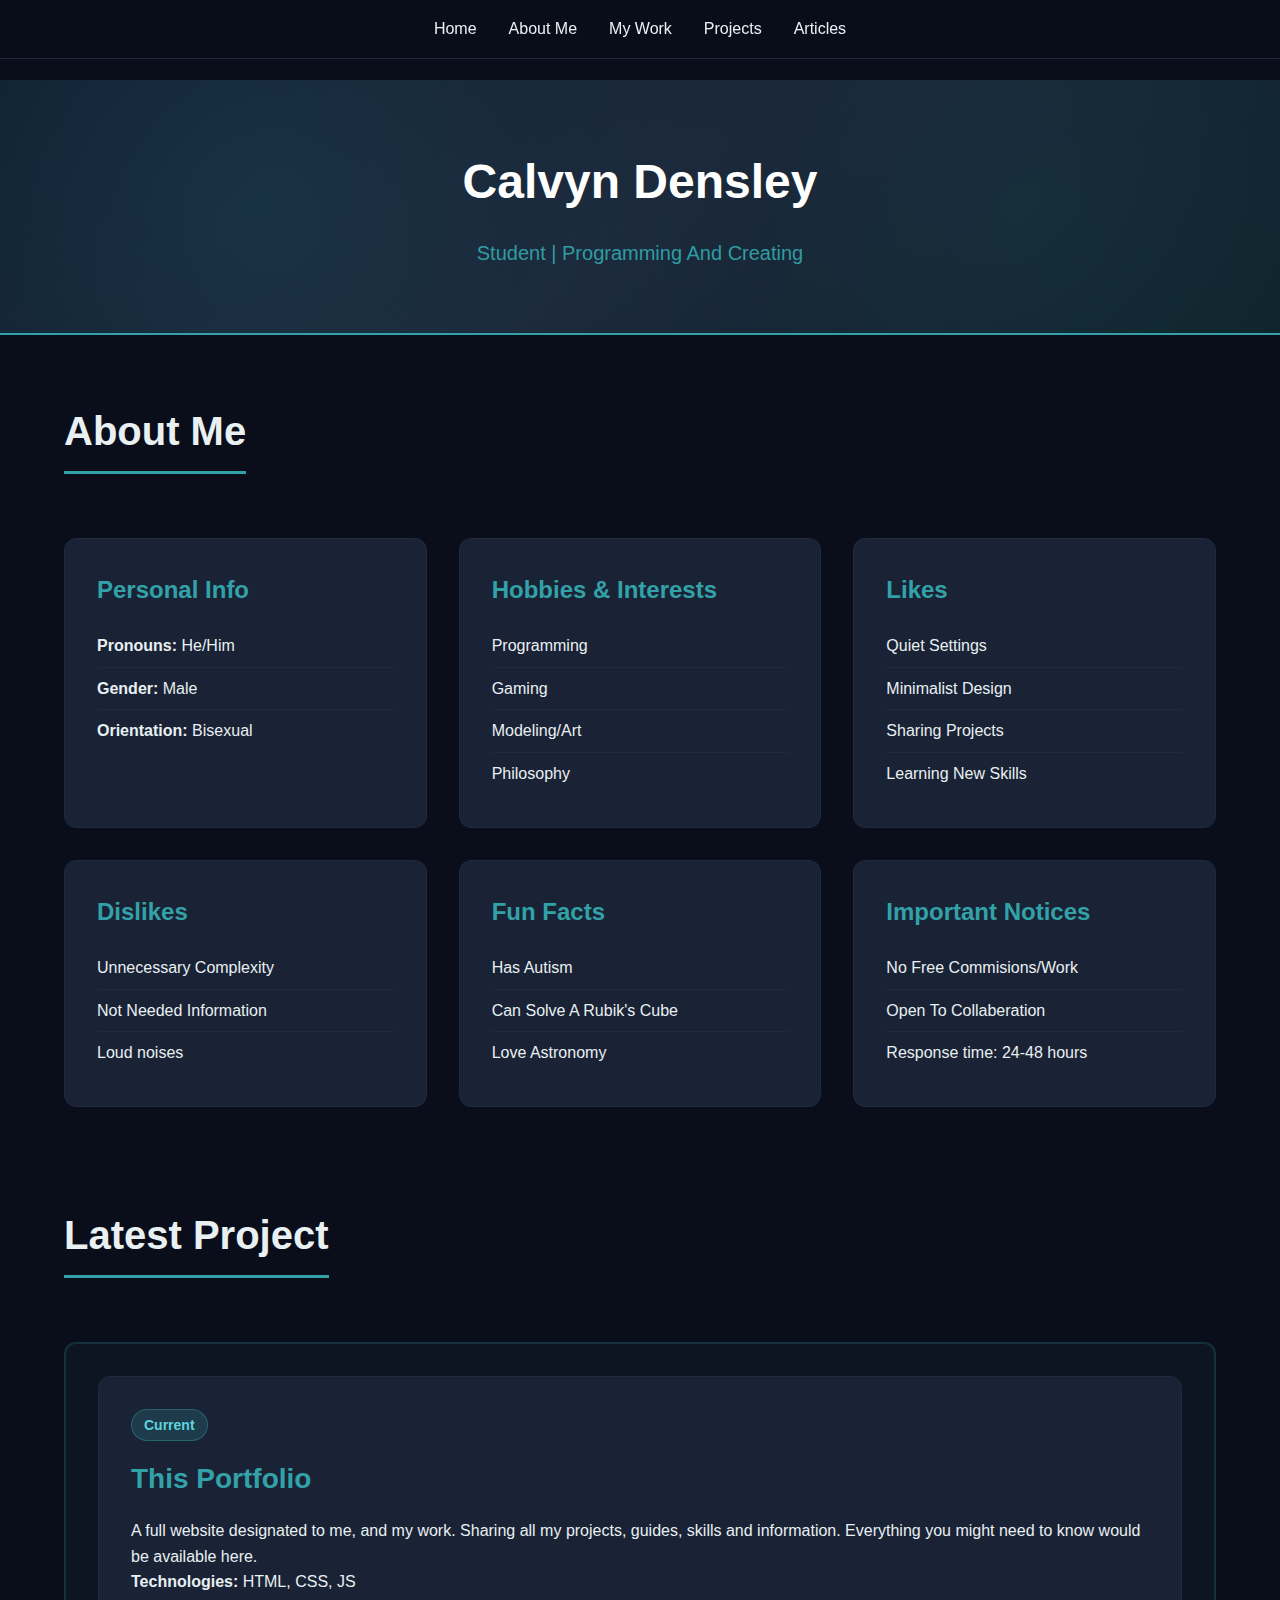
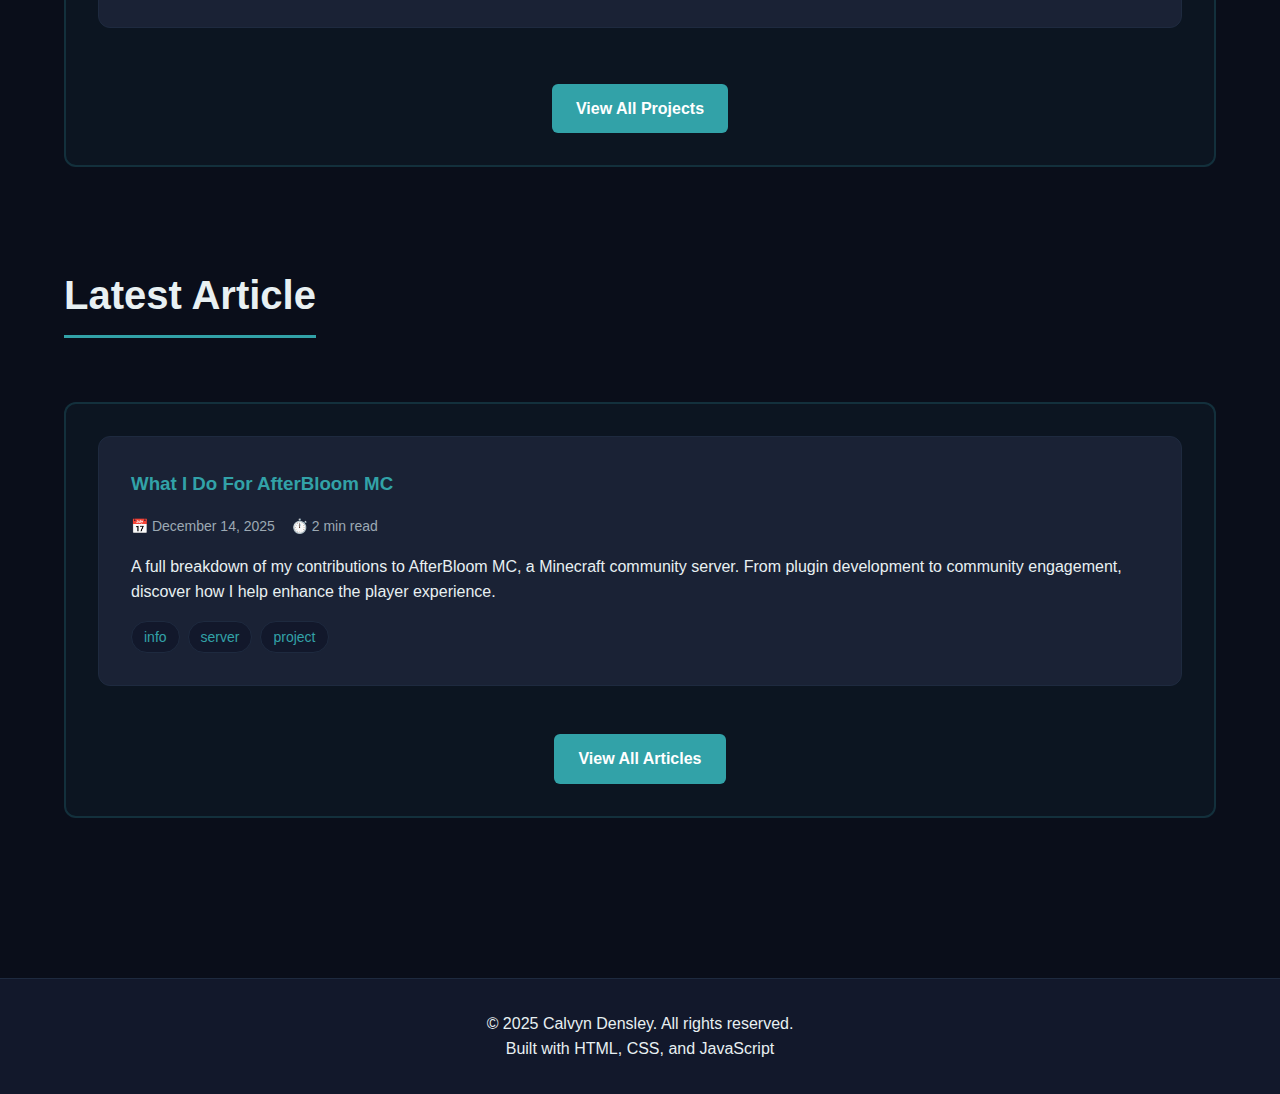
<file: index.html>
<!DOCTYPE html>
<html lang="en">
<head>
    <meta charset="UTF-8">
    <meta name="viewport" content="width=device-width, initial-scale=1.0">
    <title>Calvyn - Portfolio</title>
    <link rel="icon" type="image/x-icon" href="favicon.ico">
    <link rel="stylesheet" href="styles.css">
</head>
<body>
    <!-- Navigation -->
    <nav>
        <ul>
            <li><a href="index.html">Home</a></li>
            <li><a href="#about">About Me</a></li>
            <li><a href="work.html">My Work</a></li>
            <li><a href="projects.html">Projects</a></li>
            <li><a href="articles.html">Articles</a></li>
        </ul>
    </nav>

    <!-- Hero Section -->
    <div class="hero" id="home">
        <h1>Calvyn Densley</h1>
        <p>Student | Programming And Creating</p>
    </div>

    <div class="container">
        <!-- About Me Section -->
        <section id="about">
            <h2>About Me</h2>
            <div class="info-grid">
                <div class="info-card">
                    <h3>Personal Info</h3>
                    <ul>
                        <li><strong>Pronouns:</strong> He/Him</li>
                        <li><strong>Gender:</strong> Male</li>
                        <li><strong>Orientation:</strong> Bisexual</li>
                    </ul>
                </div>
                <div class="info-card">
                    <h3>Hobbies & Interests</h3>
                    <ul>
                        <li>Programming</li>
                        <li>Gaming</li>
                        <li>Modeling/Art</li>
                        <li>Philosophy</li>
                    </ul>
                </div>
                <div class="info-card">
                    <h3>Likes</h3>
                    <ul>
                        <li>Quiet Settings</li>
                        <li>Minimalist Design</li>
                        <li>Sharing Projects</li>
                        <li>Learning New Skills</li>
                    </ul>
                </div>
                <div class="info-card">
                    <h3>Dislikes</h3>
                    <ul>
                        <li>Unnecessary Complexity</li>
                        <li>Not Needed Information</li>
                        <li>Loud noises</li>
                    </ul>
                </div>
                <div class="info-card">
                    <h3>Fun Facts</h3>
                    <ul>
                        <li>Has Autism</li>
                        <li>Can Solve A Rubik's Cube</li>
                        <li>Love Astronomy</li>
                    </ul>
                </div>
                <div class="info-card">
                    <h3>Important Notices</h3>
                    <ul>
                        <li>No Free Commisions/Work</li>
                        <li>Open To Collaberation</li>
                        <li>Response time: 24-48 hours</li>
                    </ul>
                </div>
            </div>
        </section>

        <!-- Latest Project -->
        <section id="latest-project">
            <h2>Latest Project</h2>
            <div class="featured-section">
                <div class="project-card">
                    <span class="project-status status-current">Current</span>
                    <h3>This Portfolio</h3>
                    <p>A full website designated to me, and my work. Sharing all my projects, guides, skills and information. Everything you might need to know would be available here.</p>
                    <p><strong>Technologies:</strong> HTML, CSS, JS</p>
                </div>
                <a href="projects.html" class="article-btn">View All Projects</a>
            </div>
        </section>

        <!-- Latest Article -->
        <section id="latest-article">
            <h2>Latest Article</h2>
            <div class="featured-section">
                <!-- Latest article will be loaded from articles.json -->
            </div>
        </section>
    </div>

    <!-- Footer -->
    <footer>
        <p>&copy; 2025 Calvyn Densley. All rights reserved.</p>
        <p>Built with HTML, CSS, and JavaScript</p>
    </footer>

    <script src="script.js"></script>
</body>
</html>
</file>
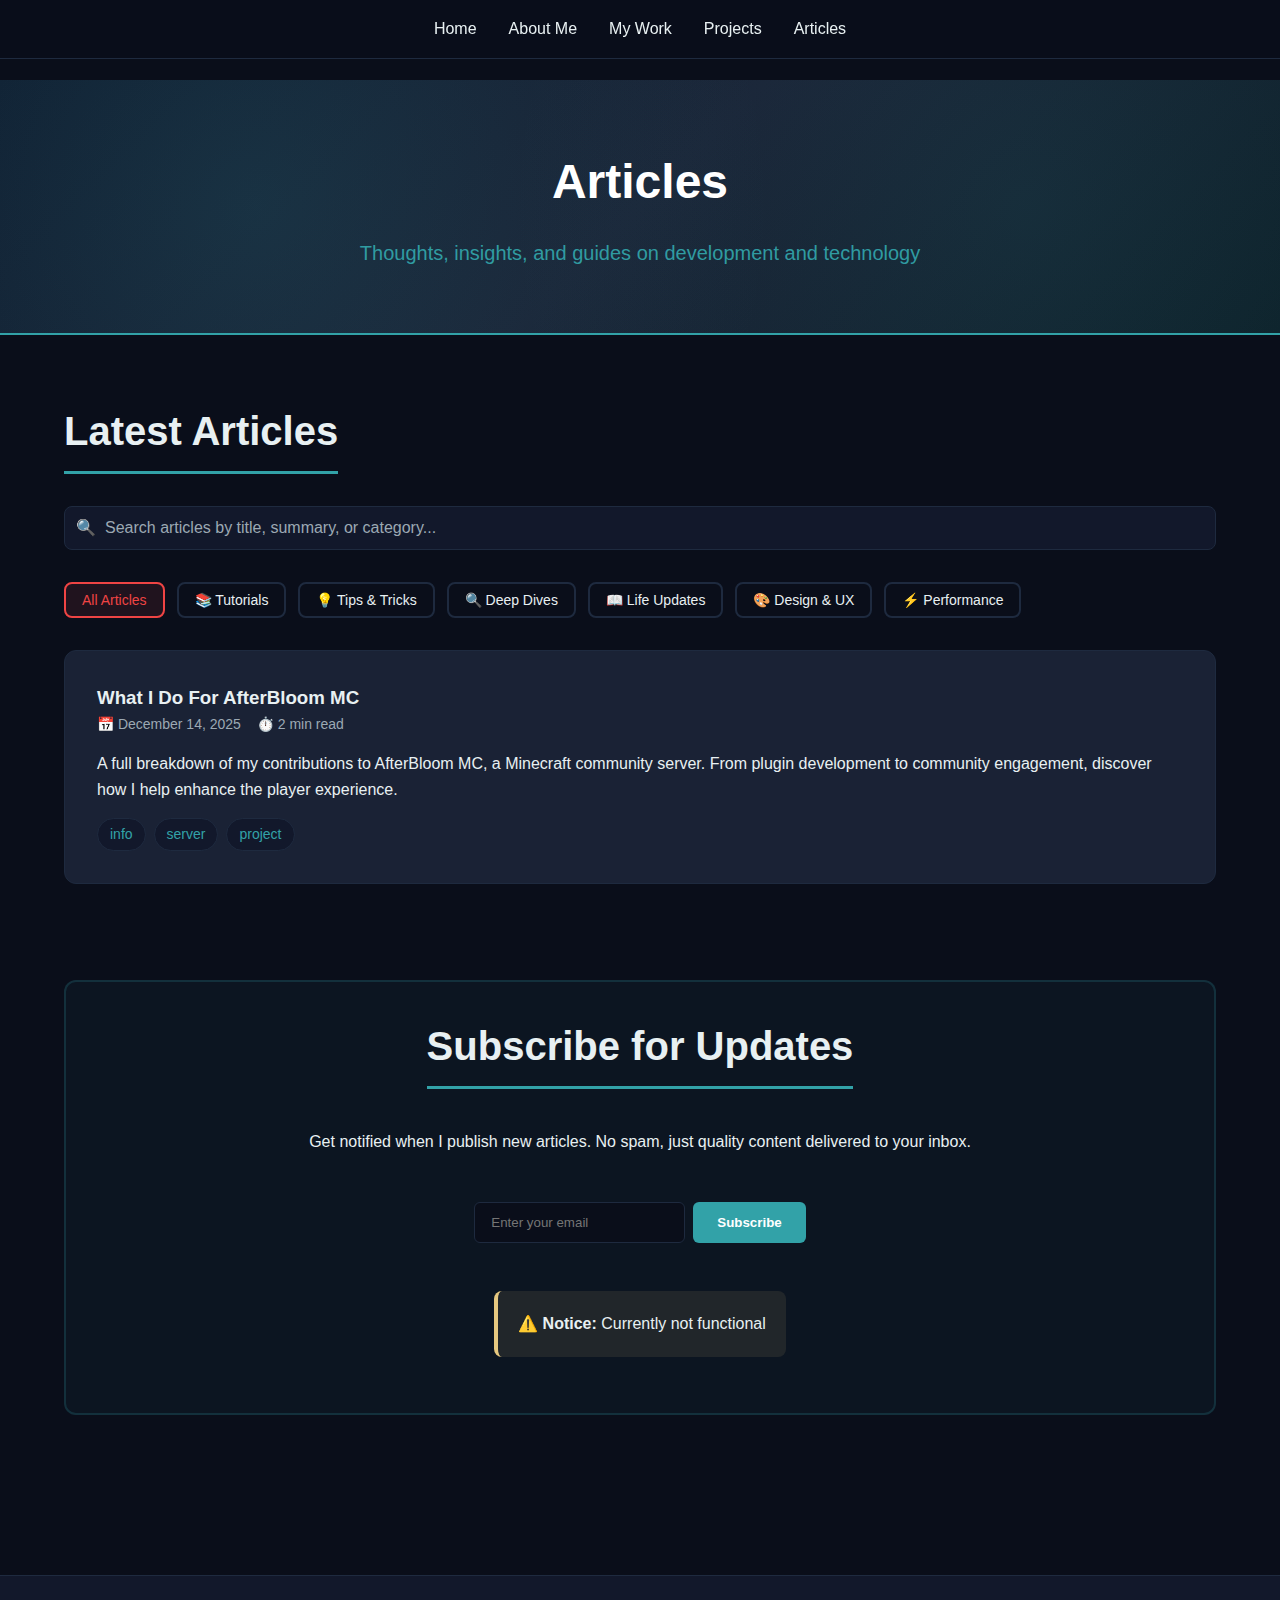
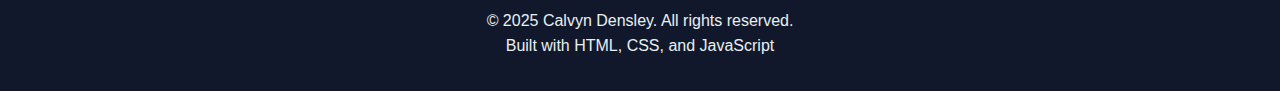
<file: articles.html>
<!DOCTYPE html>
<html lang="en">
<head>
    <meta charset="UTF-8">
    <meta name="viewport" content="width=device-width, initial-scale=1.0">
    <title>Articles - Portfolio</title>
    <link rel="icon" type="image/x-icon" href="favicon.ico">
    <link rel="stylesheet" href="styles.css">
</head>
<body>
    <!-- Navigation -->
    <nav>
        <ul>
            <li><a href="index.html">Home</a></li>
            <li><a href="index.html#about">About Me</a></li>
            <li><a href="work.html">My Work</a></li>
            <li><a href="projects.html">Projects</a></li>
            <li><a href="articles.html">Articles</a></li>
        </ul>
    </nav>

    <!-- Hero Section -->
    <div class="hero">
        <h1>Articles</h1>
        <p>Thoughts, insights, and guides on development and technology</p>
    </div>

    <div class="container">
        <!-- Search and Filter Section -->
        <section id="all-articles">
            <h2>Latest Articles</h2>
            
            <!-- Search Bar -->
            <div class="search-container">
                <input type="text" id="article-search" class="search-input" placeholder="Search articles by title, summary, or category...">
                <span class="search-icon">🔍</span>
            </div>

            <!-- Category Filters -->
            <div class="category-filters">
                <button class="category-filter-btn" data-category="all">All Articles</button>
                <button class="category-filter-btn" data-category="tutorials">📚 Tutorials</button>
                <button class="category-filter-btn" data-category="tips">💡 Tips & Tricks</button>
                <button class="category-filter-btn" data-category="deep-dives">🔍 Deep Dives</button>
                <button class="category-filter-btn" data-category="life-updates">📖 Life Updates</button>
                <button class="category-filter-btn" data-category="design">🎨 Design & UX</button>
                <button class="category-filter-btn" data-category="performance">⚡ Performance</button>
            </div>
            
            <div class="article-list">
                <!-- Articles will be loaded from articles.json -->
            </div>
        </section>

        <!-- Newsletter Section -->
        <section id="newsletter" style="margin-top: 6rem;">
            <div class="featured-section">
                <h2 style="margin-bottom: 1rem;">Subscribe for Updates</h2>
                <p>Get notified when I publish new articles. No spam, just quality content delivered to your inbox.</p>
                <div style="margin-top: 1.5rem;">
                    <form style="display: flex; gap: 0.5rem; flex-wrap: wrap;">
                        <input type="email" placeholder="Enter your email" required style="padding: 0.75rem 1rem; border-radius: 6px; border: 1px solid var(--border); background: var(--bg); color: var(--text); flex: 1; min-width: 200px; font-family: inherit;">
                        <button type="submit" class="article-btn" style="margin: 0;">Subscribe</button>
                    </form>
                </div>
                <div class="callout callout-warning">
                    <strong>⚠️ Notice:</strong> Currently not functional
                </div>
            </div>
        </section>
    </div>

    <!-- Footer -->
    <footer>
        <p>&copy; 2025 Calvyn Densley. All rights reserved.</p>
        <p>Built with HTML, CSS, and JavaScript</p>
    </footer>

    <script src="script.js"></script>
</body>
</html>
</file>
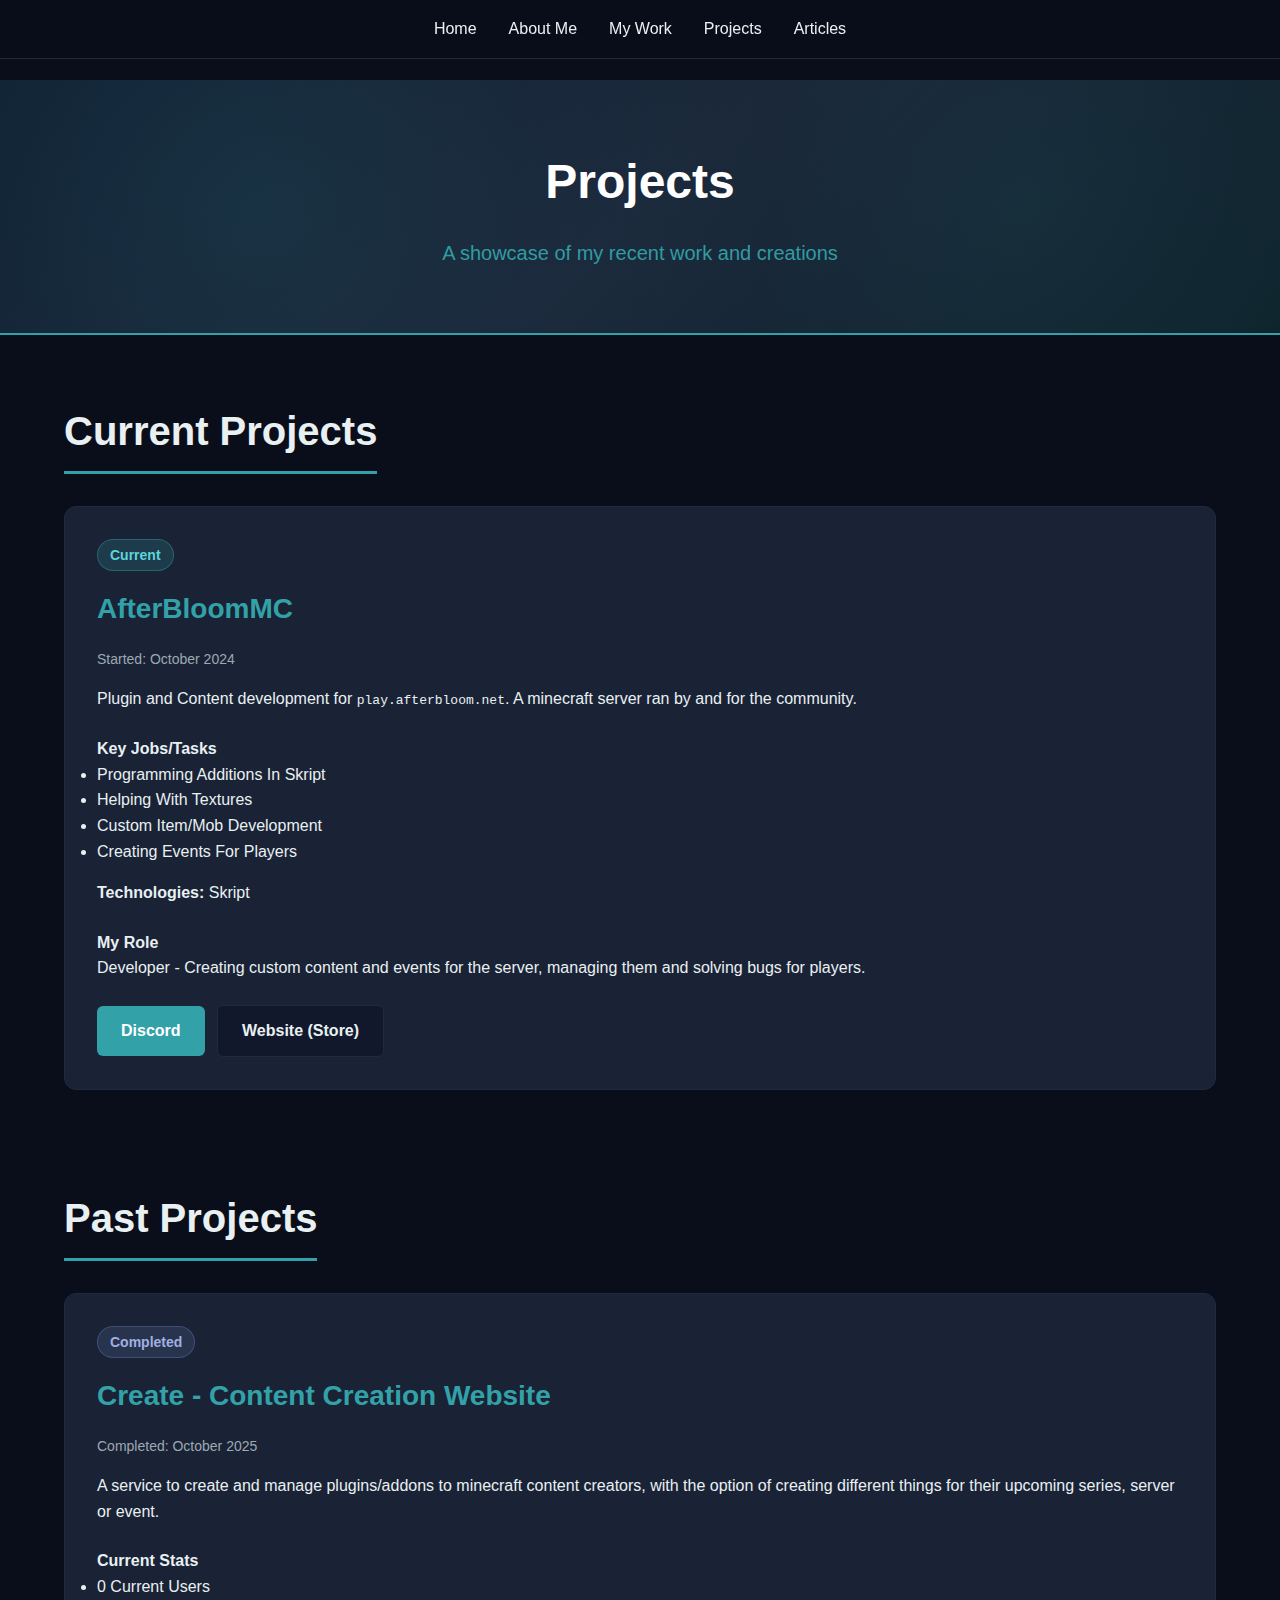
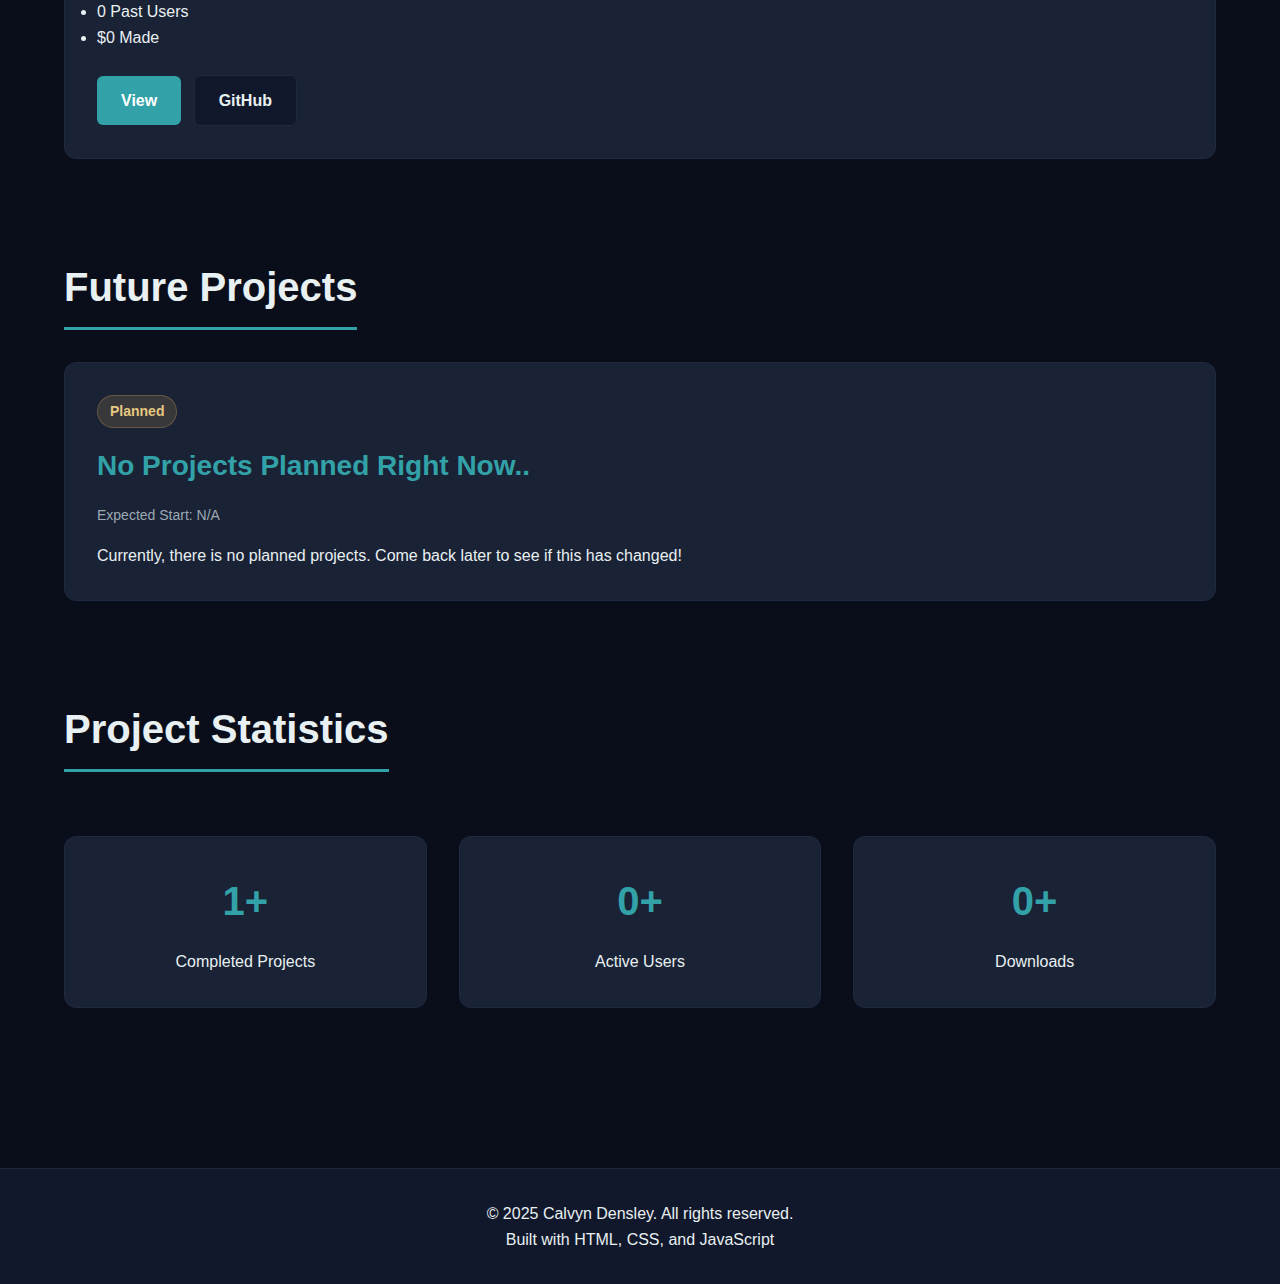
<file: projects.html>
<!DOCTYPE html>
<html lang="en">
<head>
    <meta charset="UTF-8">
    <meta name="viewport" content="width=device-width, initial-scale=1.0">
    <title>Projects - Portfolio</title>
    <link rel="icon" type="image/x-icon" href="favicon.ico">
    <link rel="stylesheet" href="styles.css">
</head>
<body>
    <!-- Navigation -->
    <nav>
        <ul>
            <li><a href="index.html">Home</a></li>
            <li><a href="index.html#about">About Me</a></li>
            <li><a href="work.html">My Work</a></li>
            <li><a href="projects.html">Projects</a></li>
            <li><a href="articles.html">Articles</a></li>
        </ul>
    </nav>

    <!-- Hero Section -->
    <div class="hero">
        <h1>Projects</h1>
        <p>A showcase of my recent work and creations</p>
    </div>

    <div class="container">
        <!-- Current Projects -->
        <section id="current">
            <h2>Current Projects</h2>
            
            <div class="project-card">
                <span class="project-status status-current">Current</span>
                <h3>AfterBloomMC</h3>
                <div class="article-meta">
                    <span>Started: October 2024</span>
                </div>
                <p>Plugin and Content development for <code>play.afterbloom.net</code>. A minecraft server ran by and for the community.</p>
                
                <h4 style="margin-top: 1.5rem; color: var(--text);">Key Jobs/Tasks</h4>
                <ul>
                    <li>Programming Additions In Skript</li>
                    <li>Helping With Textures</li>
                    <li>Custom Item/Mob Development</li>
                    <li>Creating Events For Players</li>
                </ul>

                <p style="margin-top: 1rem;"><strong>Technologies:</strong> Skript</p>
                
                <h4 style="margin-top: 1.5rem; color: var(--text);">My Role</h4>
                <p>Developer - Creating custom content and events for the server, managing them and solving bugs for players.</p>

                <div style="margin-top: 1.5rem;">
                    <a href="https://discord.gg/QPfuB2PRrQ" class="article-btn">Discord</a>
                    <a href="https://store.afterbloom.net" class="article-btn article-btn-secondary" style="margin-left: 0.5rem;">Website (Store)</a>
                </div>
            </div>
        </section>

        <!-- Past Projects -->
        <section id="past">
            <h2>Past Projects</h2>
            
            <div class="project-card">
                <span class="project-status status-past">Completed</span>
                <h3>Create - Content Creation Website</h3>
                <div class="article-meta">
                    <span>Completed: October 2025</span>
                </div>
                <p>A service to create and manage plugins/addons to minecraft content creators, with the option of creating different things for their upcoming series, server or event.</p>
                
                <h4 style="margin-top: 1.5rem; color: var(--text);">Current Stats</h4>
                <ul>
                    <li>0 Current Users</li>
                    <li>0 Past Users</li>
                    <li>$0 Made</li>
                </ul>
                
                <div style="margin-top: 1.5rem;">
                    <a href="https://catcol456.github.io/create/" class="article-btn">View</a>
                    <a href="https://github.com/catcol456/create" class="article-btn article-btn-secondary" style="margin-left: 0.5rem;">GitHub</a>
                </div>
            </div>
        </section>

        <!-- Future Projects -->
        <section id="future">
            <h2>Future Projects</h2>
            
            <div class="project-card">
                <span class="project-status status-future">Planned</span>
                <h3>No Projects Planned Right Now..</h3>
                <div class="article-meta">
                    <span>Expected Start: N/A</span>
                </div>
                <p>Currently, there is no planned projects. Come back later to see if this has changed!</p>
            </div>
        </section>

        <!-- Project Statistics -->
        <section id="statistics">
            <h2>Project Statistics</h2>
            <div class="info-grid">
                <div class="info-card" style="text-align: center;">
                    <h3 style="font-size: 2.5rem; color: var(--primary);">1+</h3>
                    <p>Completed Projects</p>
                </div>
                <div class="info-card" style="text-align: center;">
                    <h3 style="font-size: 2.5rem; color: var(--primary);">0+</h3>
                    <p>Active Users</p>
                </div>
                <div class="info-card" style="text-align: center;">
                    <h3 style="font-size: 2.5rem; color: var(--primary);">0+</h3>
                    <p>Downloads</p>
                </div>
            </div>
        </section>
    </div>

    <!-- Footer -->
    <footer>
        <p>&copy; 2025 Calvyn Densley. All rights reserved.</p>
        <p>Built with HTML, CSS, and JavaScript</p>
    </footer>

    <script src="script.js"></script>
</body>
</html>
</file>
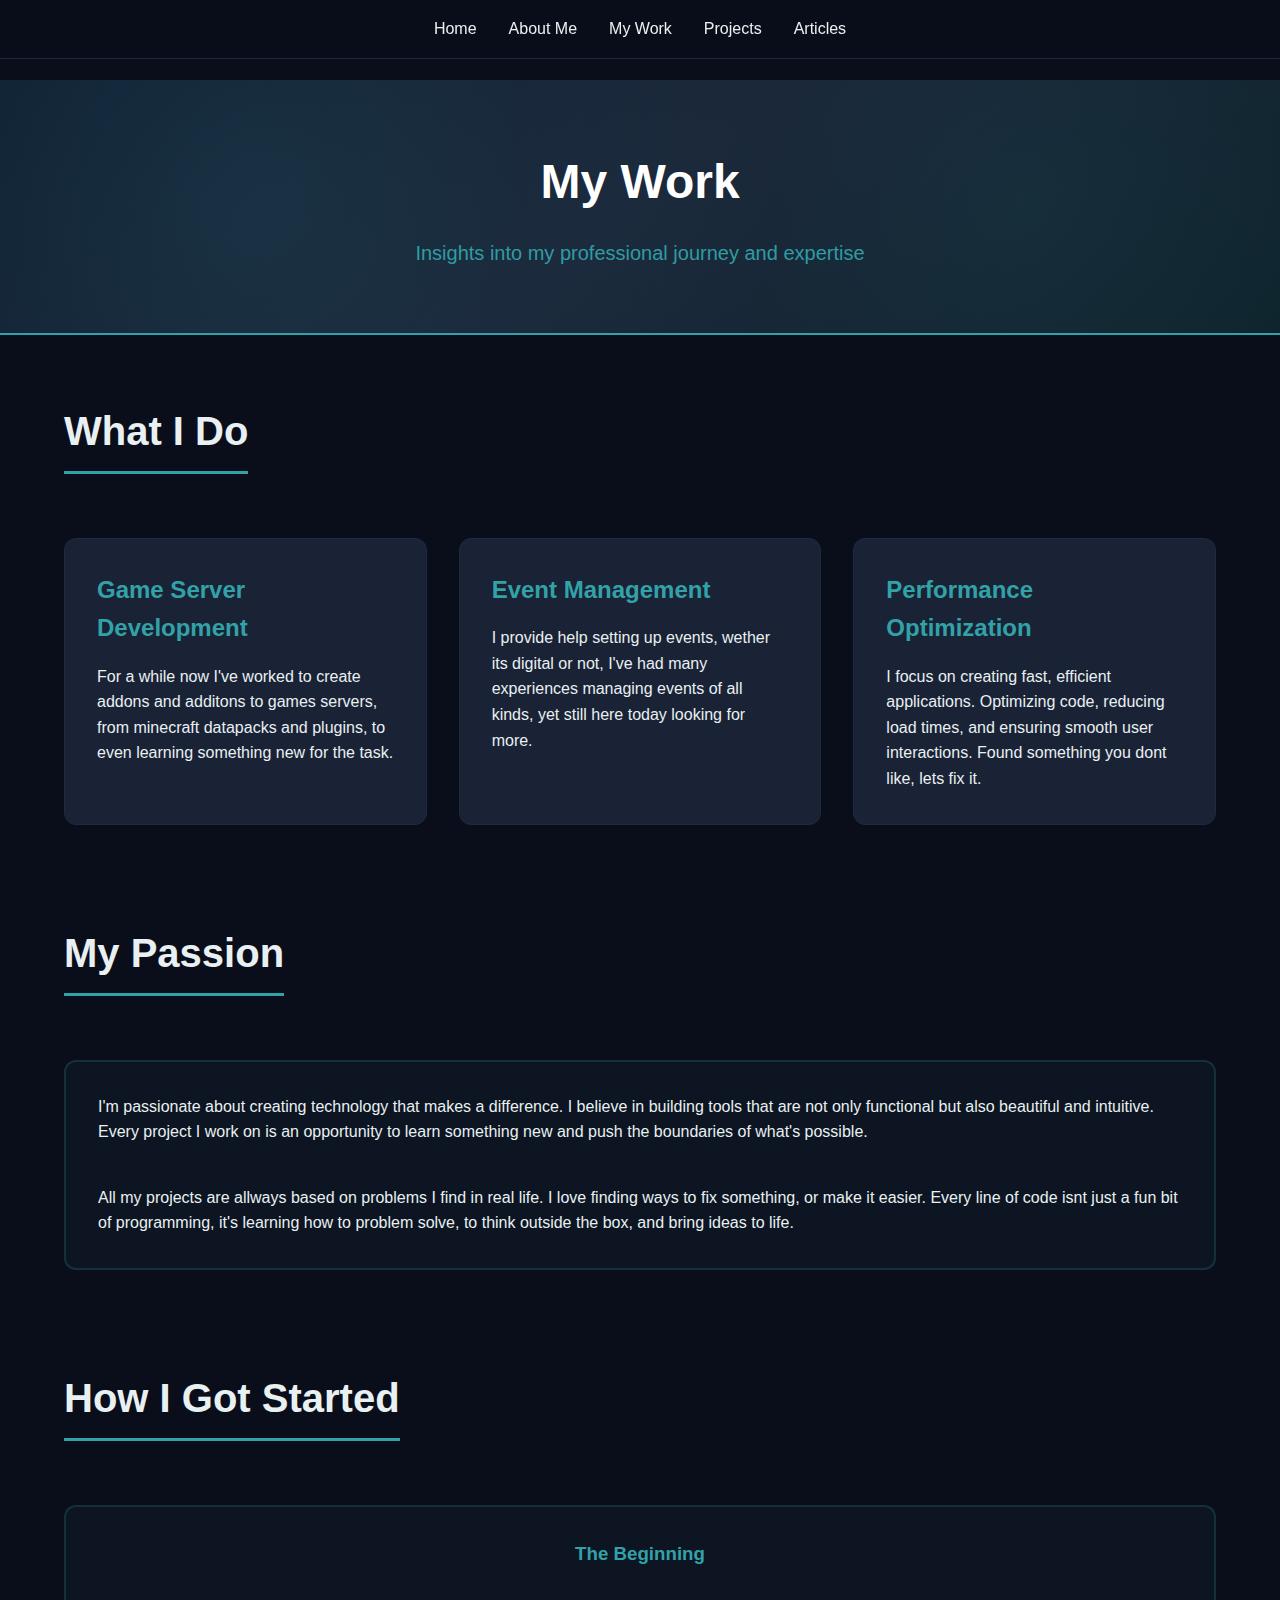
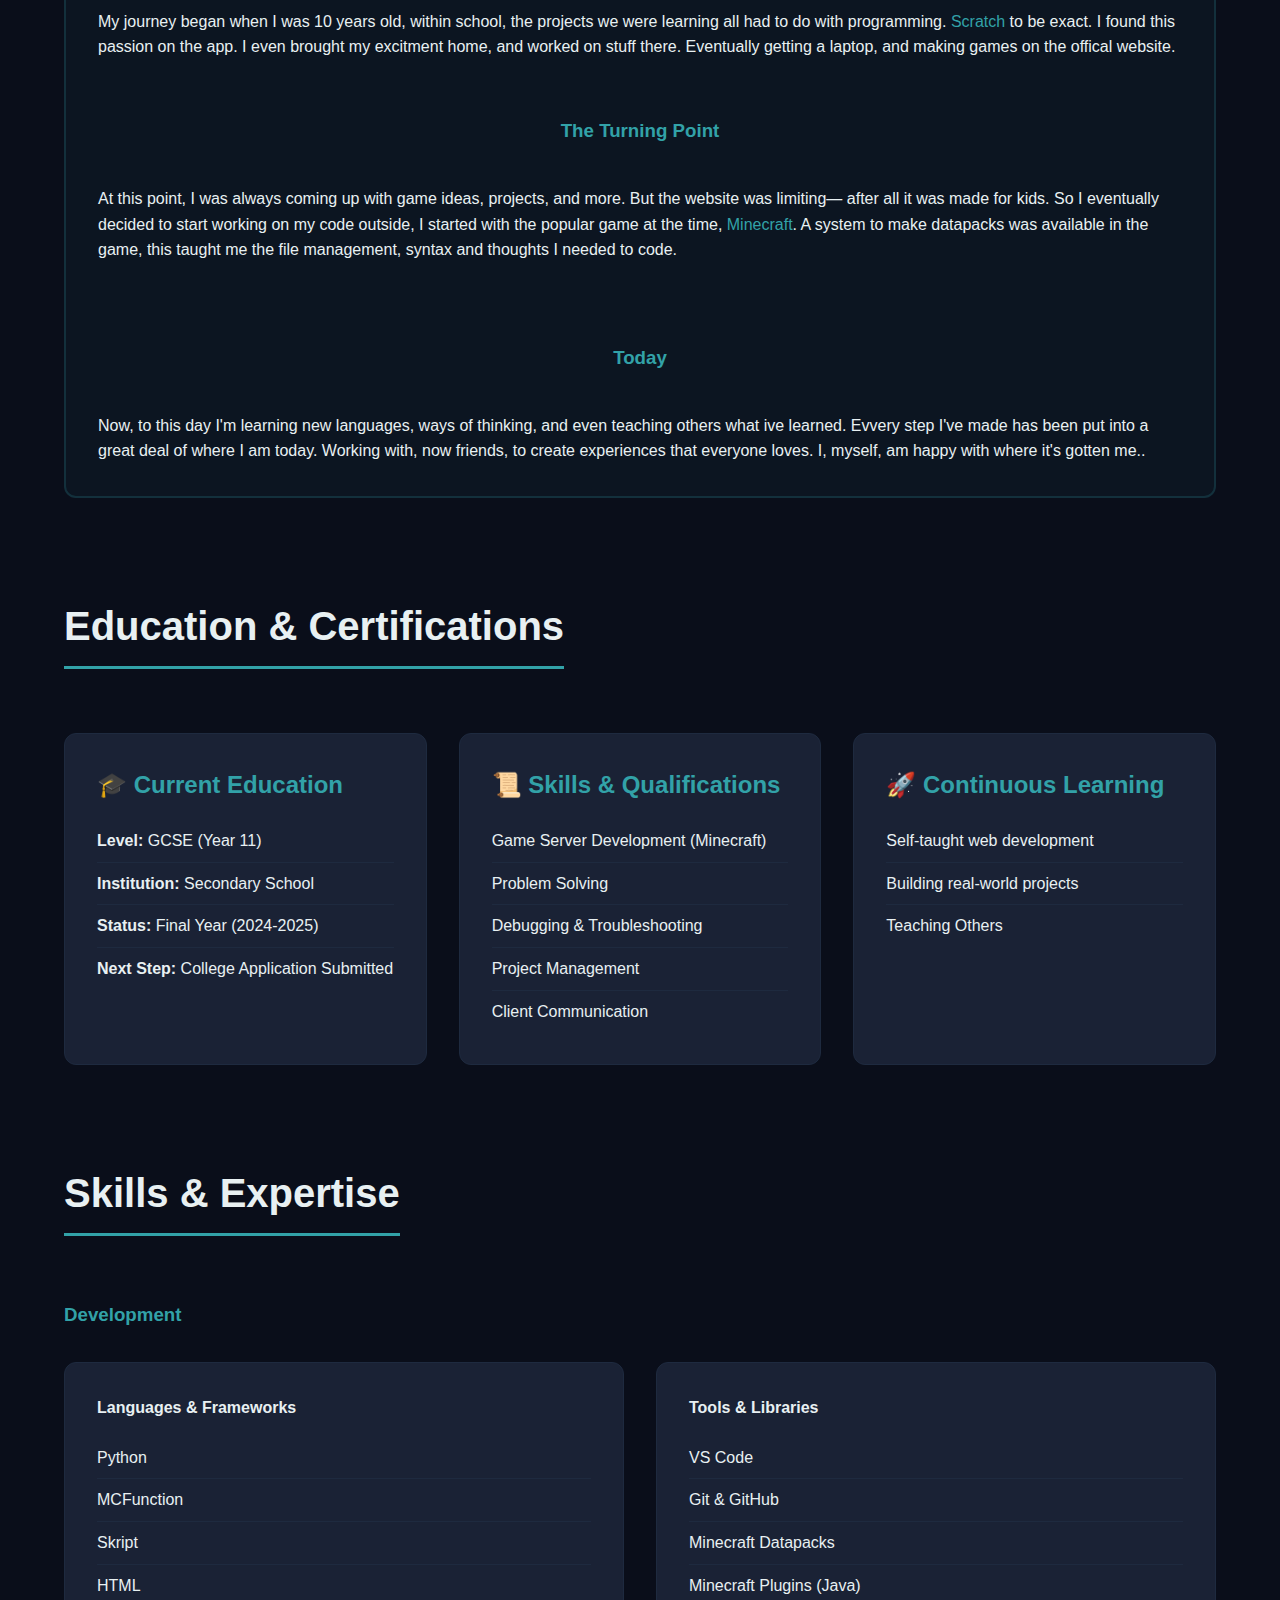
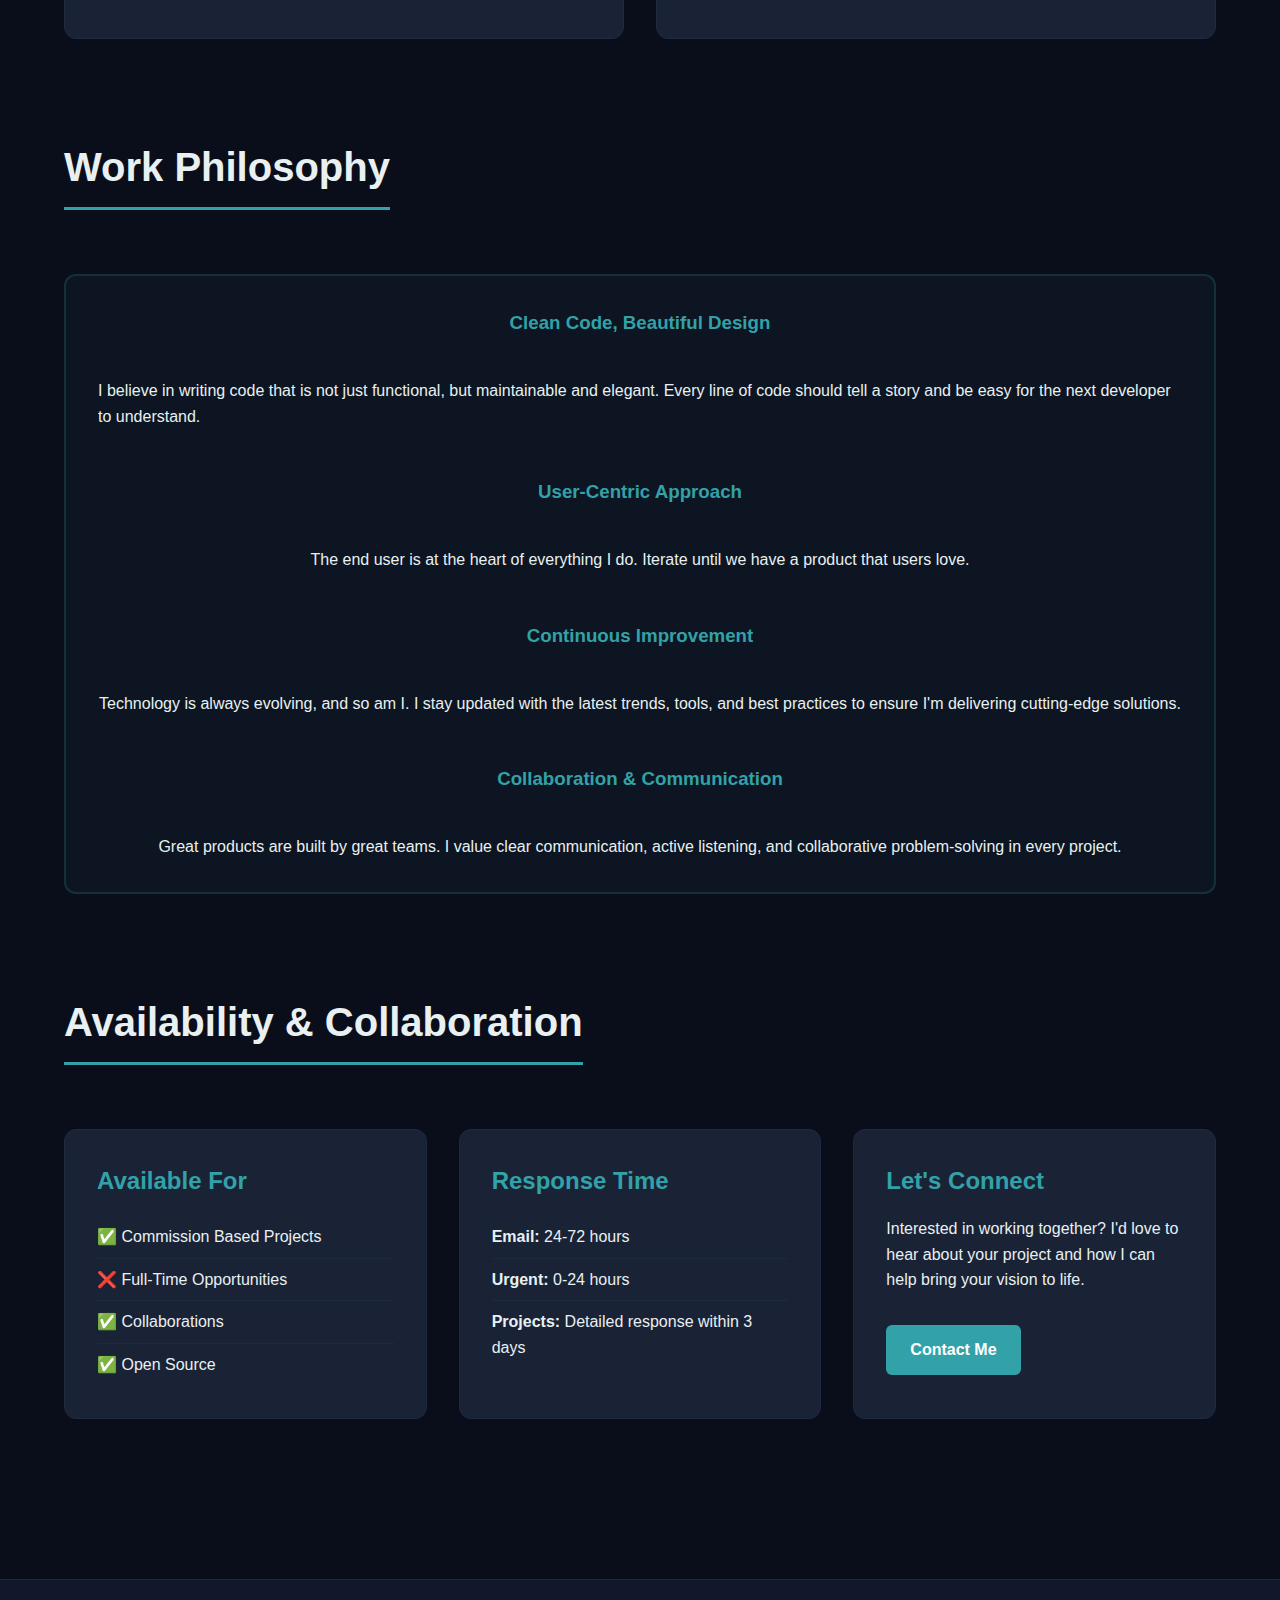
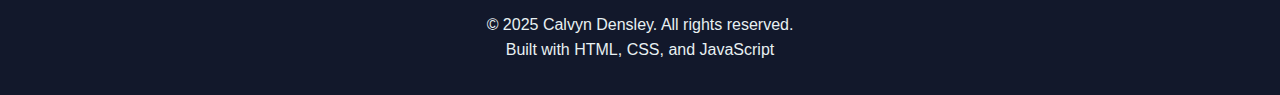
<file: work.html>
<!DOCTYPE html>
<html lang="en">
<head>
    <meta charset="UTF-8">
    <meta name="viewport" content="width=device-width, initial-scale=1.0">
    <title>My Work - Portfolio</title>
    <link rel="icon" type="image/x-icon" href="favicon.ico">
    <link rel="stylesheet" href="styles.css">
</head>
<body>
    <!-- Navigation -->
    <nav>
        <ul>
            <li><a href="index.html">Home</a></li>
            <li><a href="index.html#about">About Me</a></li>
            <li><a href="work.html">My Work</a></li>
            <li><a href="projects.html">Projects</a></li>
            <li><a href="articles.html">Articles</a></li>
        </ul>
    </nav>

    <!-- Hero Section -->
    <div class="hero">
        <h1>My Work</h1>
        <p>Insights into my professional journey and expertise</p>
    </div>

    <div class="container">
        <!-- What I Do -->
        <section id="what-i-do">
            <h2>What I Do</h2>
            <div class="info-grid">
                <div class="info-card">
                    <h3>Game Server Development</h3>
                    <p>For a while now I've worked to create addons and additons to games servers, from minecraft datapacks and plugins, to even learning something new for the task.</p>
                </div>
                <div class="info-card">
                    <h3>Event Management</h3>
                    <p>I provide help setting up events, wether its digital or not, I've had many experiences managing events of all kinds, yet still here today looking for more.</p>
                </div>
                <div class="info-card">
                    <h3>Performance Optimization</h3>
                    <p>I focus on creating fast, efficient applications. Optimizing code, reducing load times, and ensuring smooth user interactions. Found something you dont like, lets fix it.</p>
                </div>
            </div>
        </section>

        <!-- My Passion -->
        <section id="passion">
            <h2>My Passion</h2>
            <div class="featured-section">
                <p>I'm passionate about creating technology that makes a difference. I believe in building tools that are not only functional but also beautiful and intuitive. Every project I work on is an opportunity to learn something new and push the boundaries of what's possible.</p>
                <p style="margin-top: 1rem;">All my projects are allways based on problems I find in real life. I love finding ways to fix something, or make it easier. Every line of code isnt just a fun bit of programming, it's learning how to problem solve, to think outside the box, and bring ideas to life.</p>
            </div>
        </section>

        <!-- Journey & Background -->
        <section id="journey">
            <h2>How I Got Started</h2>
            <div class="featured-section">
                <h3>The Beginning</h3>
                <p>My journey began when I was 10 years old, within school, the projects we were learning all had to do with programming. <a href="https://scratch.mit.edu/" class="inline-link" target="_blank">Scratch</a> to be exact. I found this passion on the app. I even brought my excitment home, and worked on stuff there. Eventually getting a laptop, and making games on the offical website.</p>
                
                <h3 style="margin-top: 2rem;">The Turning Point</h3>
                <p>At this point, I was always coming up with game ideas, projects, and more. But the website was limiting— after all it was made for kids. So I eventually decided to start working on my code outside, I started with the popular game at the time, <a href="https://www.minecraft.net/" class="inline-link" target="_blank">Minecraft</a>. A system to make datapacks was available in the game, this taught me the file management, syntax and thoughts I needed to code.<p>
                
                <h3 style="margin-top: 2rem;">Today</h3>
                <p>Now, to this day I'm learning new languages, ways of thinking, and even teaching others what ive learned. Evvery step I've made has been put into a great deal of where I am today. Working with, now friends, to create experiences that everyone loves. I, myself, am happy with where it's gotten me..</p>
            </div>
        </section>

        <!-- Education -->
        <section id="education">
            <h2>Education & Certifications</h2>
            <div class="info-grid">
                <div class="info-card">
                    <h3>🎓 Current Education</h3>
                    <ul>
                        <li><strong>Level:</strong> GCSE (Year 11)</li>
                        <li><strong>Institution:</strong> Secondary School</li>
                        <li><strong>Status:</strong> Final Year (2024-2025)</li>
                        <li><strong>Next Step:</strong> College Application Submitted</li>
                    </ul>
                </div>
                <div class="info-card">
                    <h3>📜 Skills & Qualifications</h3>
                    <ul>
                        <li>Game Server Development (Minecraft)</li>
                        <li>Problem Solving</li>
                        <li>Debugging & Troubleshooting</li>
                        <li>Project Management</li>
                        <li>Client Communication</li>
                    </ul>
                </div>
                <div class="info-card">
                    <h3>🚀 Continuous Learning</h3>
                    <ul>
                        <li>Self-taught web development</li>
                        <li>Building real-world projects</li>
                        <li>Teaching Others</li>
                    </ul>
                </div>
            </div>
        </section>

        <!-- Skills & Expertise -->
        <section id="skills">
            <h2>Skills & Expertise</h2>
            
            <div style="margin-top: 2rem;">
                <h3 style="color: var(--primary); margin-bottom: 1.5rem;">Development</h3>
                <div class="info-grid">
                    <div class="info-card">
                        <h4 style="margin-bottom: 1rem;">Languages & Frameworks</h4>
                        <ul>
                            <li>Python</li>
                            <li>MCFunction</li>
                            <li>Skript</li>
                            <li>HTML</li>
                        </ul>
                    </div>
                    <div class="info-card">
                        <h4 style="margin-bottom: 1rem;">Tools & Libraries</h4>
                        <ul>
                            <li>VS Code</li>
                            <li>Git & GitHub</li>
                            <li>Minecraft Datapacks</li>
                            <li>Minecraft Plugins (Java)</li>
                        </ul>
                    </div>
                </div>
            </div>
        </section>

        <!-- Work Philosophy -->
        <section id="philosophy">
            <h2>Work Philosophy</h2>
            <div class="featured-section">
                <h3>Clean Code, Beautiful Design</h3>
                <p>I believe in writing code that is not just functional, but maintainable and elegant. Every line of code should tell a story and be easy for the next developer to understand.</p>

                <h3 style="margin-top: 1.5rem;">User-Centric Approach</h3>
                <p>The end user is at the heart of everything I do. Iterate until we have a product that users love.</p>

                <h3 style="margin-top: 1.5rem;">Continuous Improvement</h3>
                <p>Technology is always evolving, and so am I. I stay updated with the latest trends, tools, and best practices to ensure I'm delivering cutting-edge solutions.</p>

                <h3 style="margin-top: 1.5rem;">Collaboration & Communication</h3>
                <p>Great products are built by great teams. I value clear communication, active listening, and collaborative problem-solving in every project.</p>
            </div>
        </section>

        <!-- Availability & Contact -->
        <section id="availability">
            <h2>Availability & Collaboration</h2>
            <div class="info-grid">
                <div class="info-card">
                    <h3>Available For</h3>
                    <ul>
                        <li>✅ Commission Based Projects</li>
                        <li>❌ Full-Time Opportunities</li>
                        <li>✅ Collaborations</li>
                        <li>✅ Open Source</li>
                    </ul>
                </div>
                <div class="info-card">
                    <h3>Response Time</h3>
                    <ul>
                        <li><strong>Email:</strong> 24-72 hours</li>
                        <li><strong>Urgent:</strong> 0-24 hours</li>
                        <li><strong>Projects:</strong> Detailed response within 3 days</li>
                    </ul>
                </div>
                <div class="info-card">
                    <h3>Let's Connect</h3>
                    <p>Interested in working together? I'd love to hear about your project and how I can help bring your vision to life.</p>
                    <a href="mailto:your.calvyndensley456@gmail.com" class="article-btn" style="margin-top: 2rem;">Contact Me</a>
                </div>
            </div>
        </section>
    </div>

    <!-- Footer -->
    <footer>
        <p>&copy; 2025 Calvyn Densley. All rights reserved.</p>
        <p>Built with HTML, CSS, and JavaScript</p>
    </footer>

    <script src="script.js"></script>
</body>
</html>
</file>
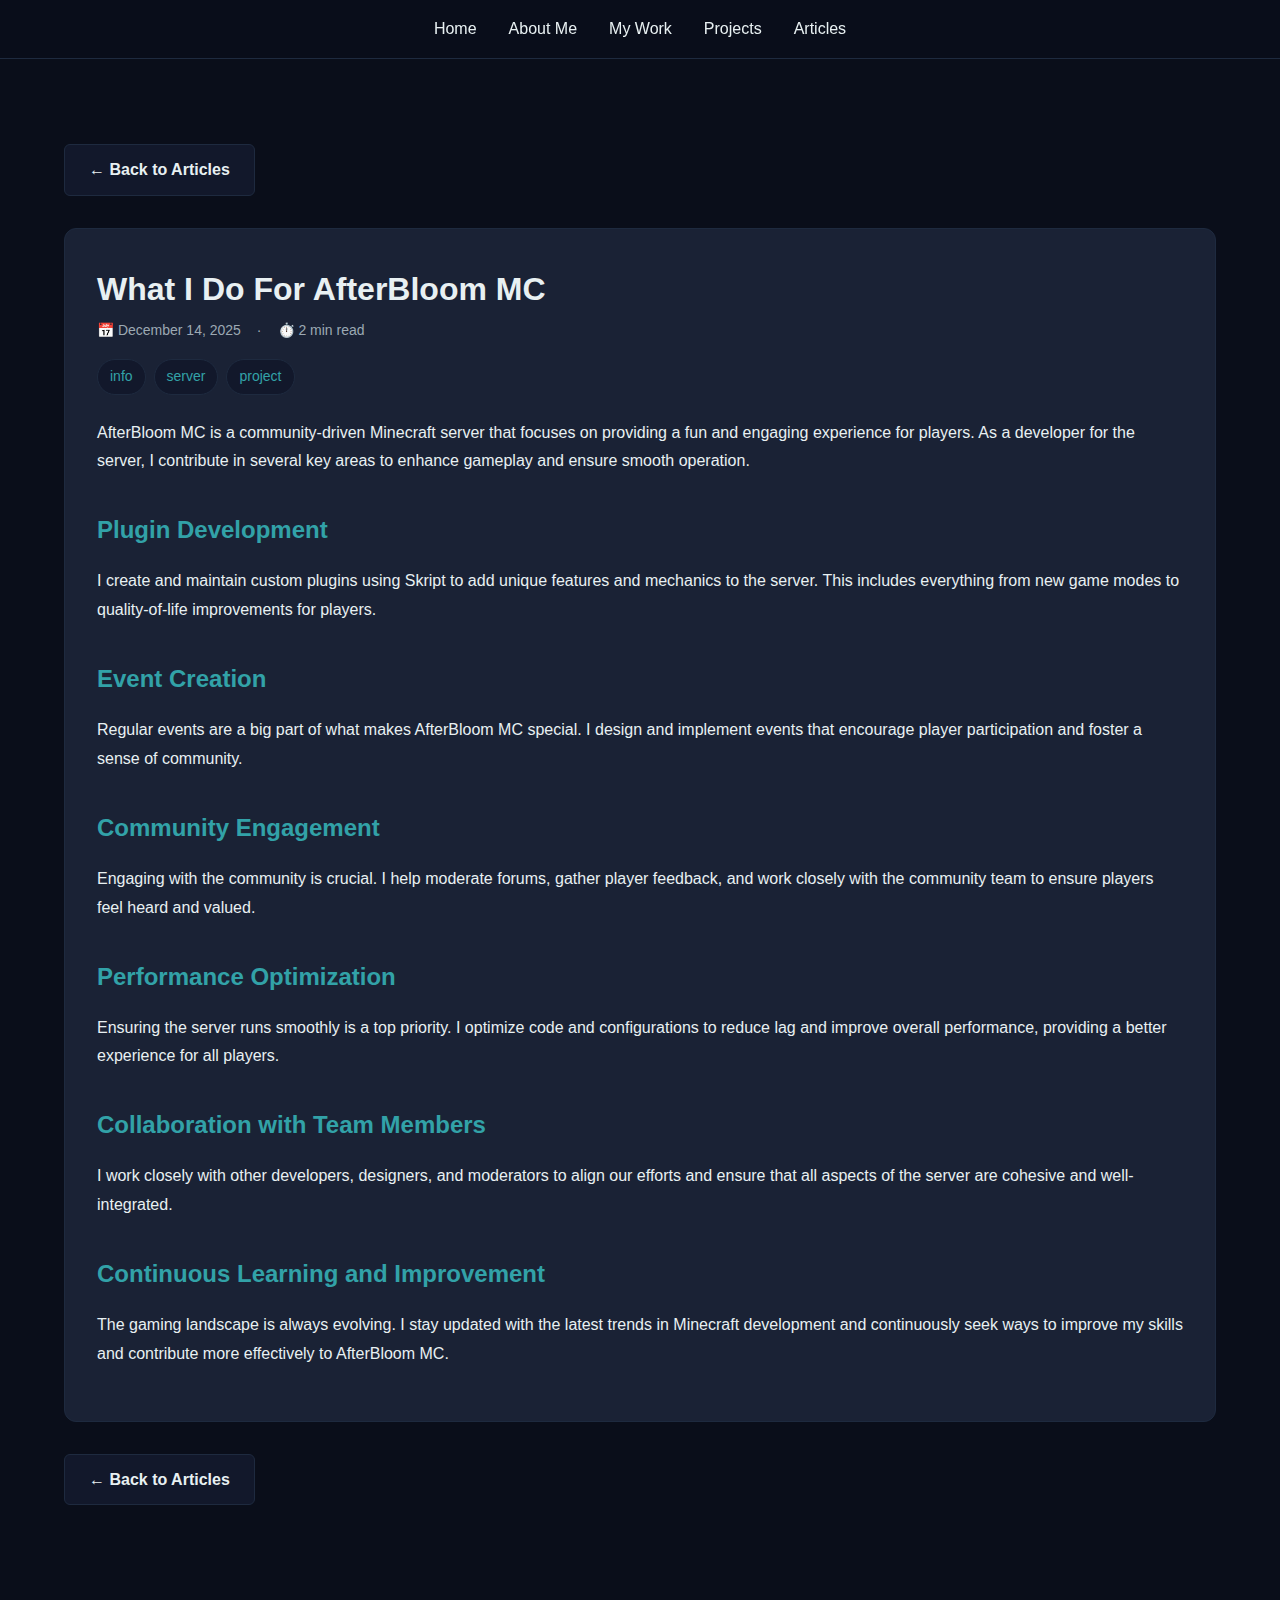
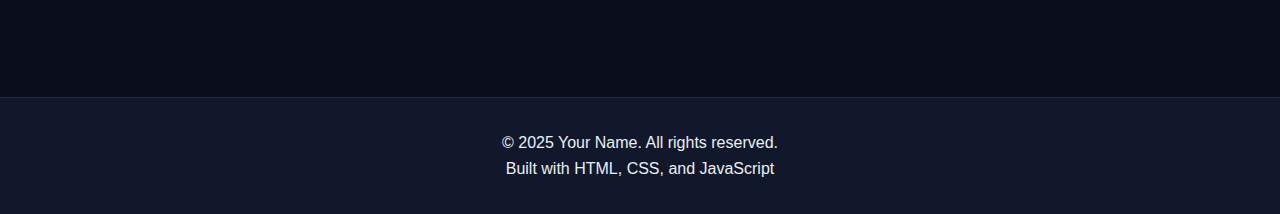
<file: articles/afterbloom.html>
<!DOCTYPE html>
<html lang="en">
<head>
    <meta charset="UTF-8">
    <meta name="viewport" content="width=device-width, initial-scale=1.0">
    <title>Complete Article Styling Guide - Portfolio</title>
    <link rel="stylesheet" href="../styles.css">
</head>
<body>
    <!-- Navigation -->
    <nav>
        <ul>
            <li><a href="../index.html">Home</a></li>
            <li><a href="../index.html#about">About Me</a></li>
            <li><a href="../work.html">My Work</a></li>
            <li><a href="../projects.html">Projects</a></li>
            <li><a href="../articles.html">Articles</a></li>
        </ul>
    </nav>

    <div class="container">
        <section style="margin-top: 80px;">
            <a href="../articles.html" class="article-btn article-btn-secondary back-btn">← Back to Articles</a>

            <div class="article-content" style="display: block; margin-bottom: 2rem;">
                <h1>What I Do For AfterBloom MC</h1>
                <div class="article-meta">
                    <span>📅 December 14, 2025</span>·<span>⏱️ 2 min read</span>
                </div>
                <div class="article-tags">
                    <span class="tag">info</span>
                    <span class="tag">server</span>
                    <span class="tag">project</span>
                </div>
                <p style="margin-top: 1.5rem;">AfterBloom MC is a community-driven Minecraft server that focuses on providing a fun and engaging experience for players. As a developer for the server, I contribute in several key areas to enhance gameplay and ensure smooth operation.</p>

                <h3 style="margin-top: 2rem;">Plugin Development</h3>
                <p>I create and maintain custom plugins using Skript to add unique features and mechanics to the server. This includes everything from new game modes to quality-of-life improvements for players.</p>

                <h3 style="margin-top: 2rem;">Event Creation</h3>
                <p>Regular events are a big part of what makes AfterBloom MC special. I design and implement events that encourage player participation and foster a sense of community.</p>

                <h3 style="margin-top: 2rem;">Community Engagement</h3>
                <p>Engaging with the community is crucial. I help moderate forums, gather player feedback, and work closely with the community team to ensure players feel heard and valued.</p>

                <h3 style="margin-top: 2rem;">Performance Optimization</h3>
                <p>Ensuring the server runs smoothly is a top priority. I optimize code and configurations to reduce lag and improve overall performance, providing a better experience for all players.</p>

                <h3 style="margin-top: 2rem;">Collaboration with Team Members</h3>
                <p>I work closely with other developers, designers, and moderators to align our efforts and ensure that all aspects of the server are cohesive and well-integrated.</p>

                <h3 style="margin-top: 2rem;">Continuous Learning and Improvement</h3>
                <p>The gaming landscape is always evolving. I stay updated with the latest trends in Minecraft development and continuously seek ways to improve my skills and contribute more effectively to AfterBloom MC.</p>
            </div>

            <a href="../articles.html" class="article-btn article-btn-secondary back-btn">← Back to Articles</a>
        </section>
    </div>

    <!-- Footer -->
    <footer>
        <p>&copy; 2025 Your Name. All rights reserved.</p>
        <p>Built with HTML, CSS, and JavaScript</p>
    </footer>

    <script src="../script.js"></script>
</body>
</html>
</file>
<file: styles.css>
* {
    margin: 0;
    padding: 0;
    box-sizing: border-box;
}

html {
    overflow-x: hidden;
}

:root {
    --primary: #32a2a8;
    --primary-dark: #278a8f;
    --bg: #0a0e1a;
    --bg-secondary: #12182b;
    --bg-card: #1a2235;
    --text: #e8f0f2;
    --text-secondary: #9ca9b3;
    --border: #1e2a3f;
    --shadow: rgba(0, 0, 0, 0.4);
}

body {
    font-family: -apple-system, BlinkMacSystemFont, 'Segoe UI', Roboto, Oxygen, Ubuntu, Cantarell, sans-serif;
    line-height: 1.6;
    color: var(--text);
    background: var(--bg);
    overflow-x: hidden;
    max-width: 100vw;
}

/* Navigation */
nav {
    position: fixed;
    top: 0;
    width: 100%;
    background: rgba(10, 14, 26, 0.95);
    backdrop-filter: blur(10px);
    border-bottom: 1px solid var(--border);
    z-index: 1000;
    padding: 1rem 0;
}

nav ul {
    display: flex;
    justify-content: center;
    flex-wrap: wrap;
    gap: 2rem;
    list-style: none;
    max-width: 1200px;
    margin: 0 auto;
    padding: 0 2rem;
}

nav a {
    text-decoration: none;
    color: var(--text);
    font-weight: 500;
    transition: color 0.3s;
}

nav a:hover {
    color: var(--primary);
}

/* Hero Section */
.hero {
    margin-top: 80px;
    padding: 4rem 2rem;
    text-align: center;
    background: linear-gradient(135deg, #0f1b2e 0%, #1a2235 50%, #0d1f28 100%);
    color: white;
    border-bottom: 2px solid var(--primary);
    position: relative;
    overflow: hidden;
}

.hero::before {
    content: '';
    position: absolute;
    top: 0;
    left: 0;
    right: 0;
    bottom: 0;
    background: radial-gradient(circle at 20% 50%, rgba(50, 162, 168, 0.15), transparent 50%),
                radial-gradient(circle at 80% 50%, rgba(50, 162, 168, 0.1), transparent 50%);
    pointer-events: none;
}

.hero h1 {
    font-size: 3rem;
    margin-bottom: 1rem;
    position: relative;
    z-index: 1;
}

.hero p {
    font-size: 1.25rem;
    opacity: 0.95;
    position: relative;
    z-index: 1;
    color: var(--primary);
}

/* Container */
.container {
    max-width: 1200px;
    margin: 0 auto;
    padding: 4rem 1.5rem;
    width: 100%;
}

/* Section */
section {
    margin-bottom: 6rem;
    width: 100%;
}

section h2 {
    font-size: 2.5rem;
    margin-bottom: 2rem;
    color: var(--text);
    border-bottom: 3px solid var(--primary);
    padding-bottom: 0.5rem;
    display: inline-block;
}

/* Grid Layouts */
.info-grid {
    display: grid;
    grid-template-columns: repeat(auto-fit, minmax(280px, 1fr));
    gap: 2rem;
    margin-top: 2rem;
}

.info-card {
    background: var(--bg-card);
    padding: 2rem;
    border-radius: 12px;
    border: 1px solid var(--border);
    transition: transform 0.3s, box-shadow 0.3s, border-color 0.3s;
}

.info-card:hover {
    transform: translateY(-4px);
    box-shadow: 0 10px 30px var(--shadow);
    border-color: var(--primary);
}

.info-card h3 {
    color: var(--primary);
    margin-bottom: 1rem;
    font-size: 1.5rem;
}

.info-card ul {
    list-style: none;
}

.info-card li {
    padding: 0.5rem 0;
    border-bottom: 1px solid var(--border);
}

.info-card li:last-child {
    border-bottom: none;
}

/* Projects */
.project-card {
    background: var(--bg-card);
    border: 1px solid var(--border);
    border-radius: 12px;
    padding: 2rem;
    margin-bottom: 2rem;
    transition: transform 0.3s, box-shadow 0.3s, border-color 0.3s;
}

.project-card:hover {
    transform: translateY(-4px);
    box-shadow: 0 10px 30px var(--shadow);
    border-color: var(--primary);
}

.project-card h3 {
    color: var(--primary);
    margin-bottom: 1rem;
    font-size: 1.75rem;
}

.project-status {
    display: inline-block;
    padding: 0.25rem 0.75rem;
    border-radius: 20px;
    font-size: 0.875rem;
    font-weight: 600;
    margin-bottom: 1rem;
}

.status-current {
    background: rgba(50, 162, 168, 0.2);
    color: #5dd4db;
    border: 1px solid rgba(50, 162, 168, 0.4);
}

.status-past {
    background: rgba(100, 120, 180, 0.2);
    color: #a0b0e0;
    border: 1px solid rgba(100, 120, 180, 0.4);
}

.status-future {
    background: rgba(180, 140, 80, 0.2);
    color: #e6c880;
    border: 1px solid rgba(180, 140, 80, 0.4);
}

/* Articles */
.search-container {
    position: relative;
    margin-bottom: 2rem;
}

.search-input {
    width: 100%;
    padding: 0.75rem 1rem 0.75rem 2.5rem;
    border: 1px solid var(--border);
    border-radius: 8px;
    background: var(--bg-secondary);
    color: var(--text);
    font-size: 1rem;
    transition: border-color 0.3s, box-shadow 0.3s;
}

.search-input::placeholder {
    color: var(--text-secondary);
}

.search-input:focus {
    outline: none;
    border-color: var(--primary);
    box-shadow: 0 0 0 2px rgba(50, 162, 168, 0.1);
}

.search-icon {
    position: absolute;
    left: 0.75rem;
    top: 50%;
    transform: translateY(-50%);
    color: var(--text-secondary);
    pointer-events: none;
}

/* Category Filters */
.category-filters {
    display: flex;
    gap: 0.75rem;
    flex-wrap: wrap;
    margin-bottom: 2rem;
}

.category-filter-btn {
    padding: 0.5rem 1rem;
    border: 2px solid var(--border);
    border-radius: 8px;
    background: transparent;
    color: var(--text);
    font-size: 0.875rem;
    cursor: pointer;
    transition: all 0.3s;
    font-family: inherit;
}

.category-filter-btn:hover {
    border-color: var(--primary);
    color: var(--primary);
}

.category-filter-btn.active {
    border-color: #ef4444;
    color: #ef4444;
    background: rgba(239, 68, 68, 0.1);
}

.article-list {
    display: grid;
    gap: 2rem;
}

.article-card {
    background: var(--bg-card);
    border: 1px solid var(--border);
    border-radius: 12px;
    padding: 2rem;
    transition: transform 0.3s, box-shadow 0.3s, border-color 0.3s;
    cursor: pointer;
    display: block;
    text-decoration: none;
    color: inherit;
}

.article-card:hover {
    transform: translateY(-4px);
    box-shadow: 0 10px 30px var(--shadow);
    border-color: var(--primary);
}

.article-card.hidden {
    display: none;
}

.article-meta {
    display: flex;
    gap: 1rem;
    flex-wrap: wrap;
    margin-bottom: 1rem;
    font-size: 0.875rem;
    color: var(--text-secondary);
    max-width: 100%;
}

.article-tags {
    display: flex;
    gap: 0.5rem;
    flex-wrap: wrap;
    margin-top: 1rem;
    max-width: 100%;
}

.tag {
    background: var(--bg-secondary);
    padding: 0.25rem 0.75rem;
    border-radius: 20px;
    font-size: 0.875rem;
    color: var(--primary);
    border: 1px solid var(--border);
}

/* Article Content Styles */
.article-content {
    line-height: 1.8;
    background: var(--bg-card);
    border: 1px solid var(--border);
    border-radius: 12px;
    padding: 2rem;
    max-width: 100%;
    box-sizing: border-box;
    margin-bottom: 2rem;
}

.article-content h2,
.article-content h3,
.article-content h4,
.article-content p,
.article-content ul,
.article-content ol {
    max-width: 100%;
    word-wrap: break-word;
    overflow-wrap: break-word;
}

.article-content * {
    max-width: 100%;
    box-sizing: border-box;
}

.article-content .code-block {
    max-width: 100%;
    overflow: hidden;
}

/* Inline Links */
.inline-link {
    color: var(--primary);
    text-decoration: none;
    border-bottom: 2px solid transparent;
    transition: border-bottom 0.3s ease;
}

.inline-link:hover {
    border-bottom: 2px solid var(--primary);
}


.article-content pre {
    max-width: 100%;
    overflow-x: auto;
}

.article-content .code-header {
    max-width: 100%;
}

.article-content .callout {
    max-width: 100%;
}

.article-content .grid-2 {
    max-width: 100%;
}

.article-content .card-small {
    max-width: 100%;
}

.article-content .table-wrapper {
    max-width: 100%;
}

.article-content .progress-bar {
    max-width: 100%;
}

.article-content button {
    max-width: 100%;
}

.article-content h3 {
    color: var(--primary);
    margin-top: 2rem;
    margin-bottom: 1rem;
    font-size: 1.5rem;
}

.article-content h4 {
    color: var(--text);
    margin-top: 1.5rem;
    margin-bottom: 0.75rem;
    font-size: 1.25rem;
}

.article-content p {
    margin-bottom: 1.25rem;
}

.article-content ul, .article-content ol {
    margin-left: 2rem;
    margin-bottom: 1.25rem;
}

.article-content li {
    margin-bottom: 0.5rem;
}

.article-content code {
    background: var(--bg-secondary);
    padding: 0.2rem 0.4rem;
    border-radius: 4px;
    font-family: 'Courier New', monospace;
    font-size: 0.9em;
    color: var(--primary);
    border: 1px solid var(--border);
}

.article-content pre {
    background: #060911;
    color: #e2e8f0;
    padding: 0;
    border-radius: 8px;
    overflow: hidden;
    margin-bottom: 1.5rem;
    border: 1px solid var(--border);
    position: relative;
}

.article-content pre code {
    background: none;
    color: inherit;
    padding: 0;
    border: none;
    display: block;
    padding: 1rem 1.5rem;
    overflow-x: auto;
}

.code-header {
    background: linear-gradient(135deg, #0d2528 0%, #0a1f24 100%);
    padding: 0.75rem 1.5rem;
    display: flex;
    align-items: center;
    justify-content: space-between;
    border-bottom: 1px solid rgba(50, 162, 168, 0.2);
}

.code-header-left {
    display: flex;
    align-items: center;
    gap: 0.75rem;
}

.code-lang-icon {
    font-size: 1.25rem;
}

.code-title {
    color: var(--text-secondary);
    font-size: 0.875rem;
    font-weight: 500;
}

.code-copy-btn {
    background: rgba(50, 162, 168, 0.15);
    border: 1px solid rgba(50, 162, 168, 0.3);
    color: var(--primary);
    padding: 0.4rem 0.8rem;
    border-radius: 6px;
    cursor: pointer;
    font-size: 0.813rem;
    transition: all 0.3s;
    font-family: inherit;
    white-space: nowrap;
    flex-shrink: 0;
}

.code-copy-btn:hover {
    background: rgba(50, 162, 168, 0.25);
    border-color: var(--primary);
}

.code-copy-btn.copied {
    background: rgba(50, 162, 168, 0.3);
    color: #5dd4db;
}

/* Syntax Highlighting */
.syntax-keyword { color: #c792ea; }
.syntax-string { color: #c3e88d; }
.syntax-function { color: #82aaff; }
.syntax-comment { color: #546e7a; font-style: italic; }
.syntax-number { color: #f78c6c; }
.syntax-operator { color: #89ddff; }
.syntax-variable { color: #eeffff; }
.syntax-property { color: #f07178; }

.article-content blockquote {
    border-left: 4px solid var(--primary);
    padding-left: 1.5rem;
    margin: 1.5rem 0;
    color: var(--text-secondary);
    font-style: italic;
}

.article-btn {
    display: inline-block;
    background: var(--primary);
    color: white;
    padding: 0.75rem 1.5rem;
    border-radius: 6px;
    text-decoration: none;
    font-weight: 600;
    transition: background 0.3s;
    border: none;
    cursor: pointer;
}

.article-btn:hover {
    background: var(--primary-dark);
}

.article-btn-secondary {
    background: var(--bg-secondary);
    color: var(--text);
    border: 1px solid var(--border);
}

.article-btn-secondary:hover {
    background: var(--border);
}

.back-btn {
    margin-bottom: 2rem;
    display: inline-block;
}

/* Article Extras */
.text-primary { color: var(--primary); }
.text-success { color: #5dd4db; }
.text-warning { color: #e6c880; }
.text-danger { color: #f07178; }
.text-info { color: #82aaff; }

.article-image {
    width: 100%;
    max-width: 100%;
    height: auto;
    border-radius: 8px;
    margin: 1.5rem 0;
    border: 1px solid var(--border);
    display: block;
}

.article-image-caption {
    text-align: center;
    color: var(--text-secondary);
    font-size: 0.875rem;
    font-style: italic;
    margin-top: 0.5rem;
}

.icon-inline {
    display: inline-block;
    width: 1.25em;
    height: 1.25em;
    vertical-align: middle;
    margin: 0 0.25rem;
}

.callout {
    padding: 1.25rem;
    border-radius: 8px;
    margin: 1.5rem 0;
    border-left: 4px solid;
}

.callout-info {
    background: rgba(130, 170, 255, 0.1);
    border-color: #82aaff;
}

.callout-warning {
    background: rgba(230, 200, 128, 0.1);
    border-color: #e6c880;
}

.callout-success {
    background: rgba(93, 212, 219, 0.1);
    border-color: #5dd4db;
}

.callout-danger {
    background: rgba(240, 113, 120, 0.1);
    border-color: #f07178;
}

.grid-2 {
    display: grid;
    grid-template-columns: repeat(auto-fit, minmax(250px, 1fr));
    gap: 1.5rem;
    margin: 1.5rem 0;
}

.card-small {
    background: var(--bg-secondary);
    padding: 1.5rem;
    border-radius: 8px;
    border: 1px solid var(--border);
}

.card-small h5 {
    color: var(--primary);
    margin-bottom: 0.5rem;
}

.progress-bar {
    background: var(--bg-secondary);
    height: 24px;
    border-radius: 12px;
    overflow: hidden;
    margin: 1rem 0;
    border: 1px solid var(--border);
}

.progress-fill {
    height: 100%;
    background: linear-gradient(90deg, var(--primary), #5dd4db);
    display: flex;
    align-items: center;
    justify-content: center;
    color: white;
    font-size: 0.813rem;
    font-weight: 600;
    transition: width 0.3s;
}

.table-wrapper {
    overflow-x: auto;
    margin: 1.5rem 0;
    max-width: 100%;
    -webkit-overflow-scrolling: touch;
}

.article-table {
    width: 100%;
    min-width: 500px;
    border-collapse: collapse;
    background: var(--bg-secondary);
    border-radius: 8px;
    overflow: hidden;
}

.article-table th {
    background: rgba(50, 162, 168, 0.15);
    color: var(--primary);
    padding: 0.75rem;
    text-align: left;
    font-weight: 600;
    border-bottom: 2px solid var(--border);
}

.article-table td {
    padding: 0.75rem;
    border-bottom: 1px solid var(--border);
}

.article-table tr:last-child td {
    border-bottom: none;
}

.article-table tr:hover {
    background: rgba(50, 162, 168, 0.05);
}

.badge {
    display: inline-block;
    padding: 0.25rem 0.6rem;
    border-radius: 12px;
    font-size: 0.75rem;
    font-weight: 600;
    border: 1px solid;
}

.badge-primary {
    background: rgba(50, 162, 168, 0.2);
    color: var(--primary);
    border-color: var(--primary);
}

.badge-success {
    background: rgba(93, 212, 219, 0.2);
    color: #5dd4db;
    border-color: #5dd4db;
}

.badge-warning {
    background: rgba(230, 200, 128, 0.2);
    color: #e6c880;
    border-color: #e6c880;
}

/* Footer */
footer {
    background: var(--bg-secondary);
    color: var(--text);
    text-align: center;
    padding: 2rem;
    border-top: 1px solid var(--border);
}

/* Featured Section */
.featured-section {
    background: rgba(50, 162, 168, 0.05);
    border: 2px solid rgba(50, 162, 168, 0.2);
    padding: 2rem;
    border-radius: 12px;
    margin: 2rem 0;
    display: flex;
    flex-direction: column;
    align-items: center;
    gap: 1.5rem;
}

.featured-section h3 {
    color: var(--primary);
    margin-bottom: 1rem;
}

/* Responsive */
@media (max-width: 768px) {
    .hero h1 {
        font-size: 2rem;
    }

    .hero {
        padding: 3rem 1.5rem;
    }

    nav ul {
        gap: 1rem;
        font-size: 0.9rem;
        padding: 0 1.5rem;
    }

    section h2 {
        font-size: 1.75rem;
        word-wrap: break-word;
    }

    .info-grid {
        grid-template-columns: 1fr;
    }

    .container {
        padding: 2rem 1rem;
    }

    .info-card, .project-card, .article-card {
        padding: 1.5rem;
    }

    .article-content {
        padding: 1rem;
        margin-left: 0;
        margin-right: 0;
    }

    .article-content h2 {
        font-size: 1.75rem;
    }

    .article-content h3 {
        font-size: 1.5rem;
    }

    .article-content h4 {
        font-size: 1.25rem;
    }

    .code-header {
        padding: 0.5rem 1rem;
        flex-wrap: wrap;
        gap: 0.5rem;
    }

    .code-title {
        font-size: 0.75rem;
    }

    .grid-2 {
        grid-template-columns: 1fr;
    }

    .article-content pre code {
        padding: 1rem;
    }

    .back-btn {
        font-size: 0.9rem;
        padding: 0.65rem 1.25rem;
    }
}
</file>
